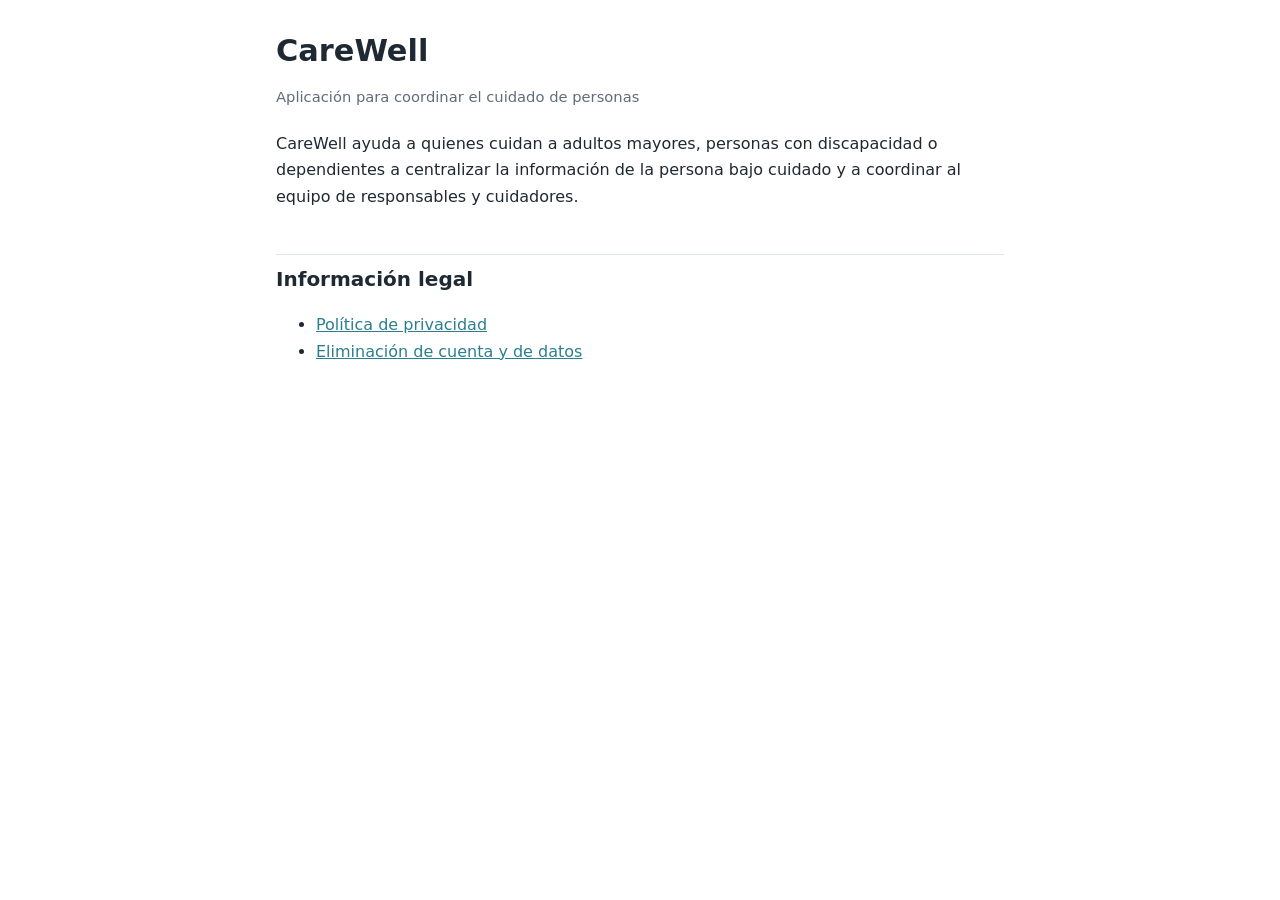
<file: index.html>
<!doctype html>
<html lang="es">
<head>
<meta charset="utf-8">
<meta name="viewport" content="width=device-width, initial-scale=1">
<title>CareWell — Información legal</title>
<meta name="description" content="Política de privacidad y gestión de datos de la aplicación CareWell.">
<link rel="stylesheet" href="style.css">
</head>
<body>
<main>
  <h1>CareWell</h1>
  <p class="meta">Aplicación para coordinar el cuidado de personas</p>
  <p>CareWell ayuda a quienes cuidan a adultos mayores, personas con discapacidad o dependientes a centralizar la información de la persona bajo cuidado y a coordinar al equipo de responsables y cuidadores.</p>
  <h2>Información legal</h2>
  <ul>
    <li><a href="privacidad.html">Política de privacidad</a></li>
    <li><a href="eliminar-cuenta.html">Eliminación de cuenta y de datos</a></li>
  </ul>
</main>
</body>
</html>
</file>
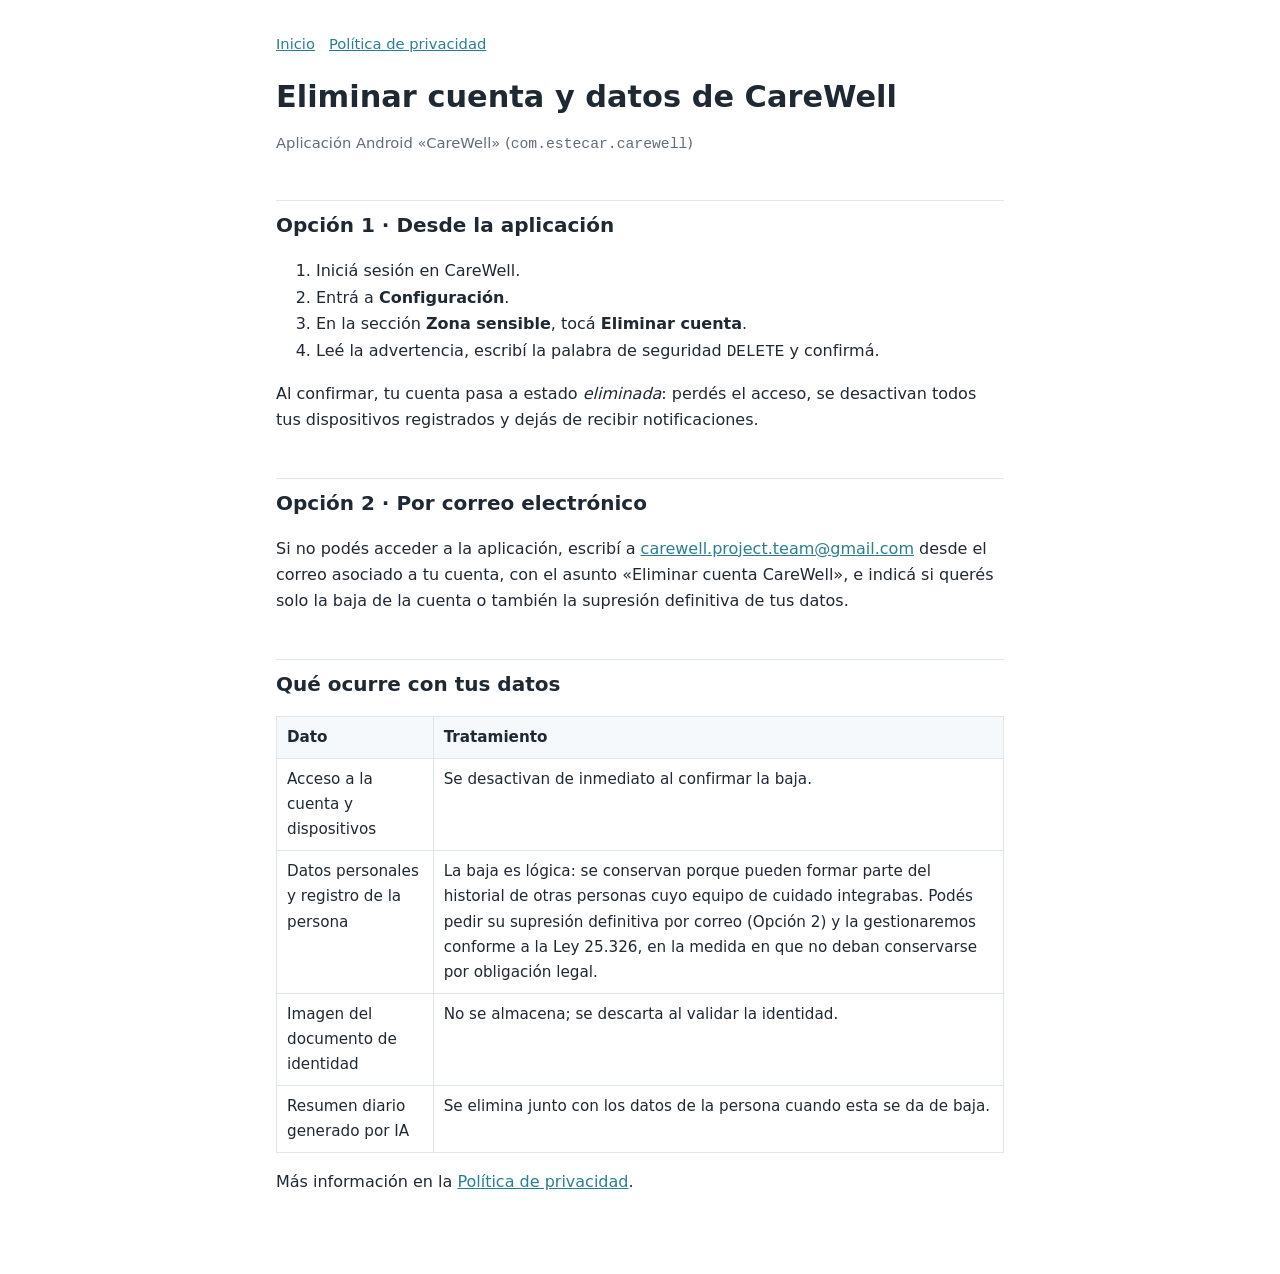
<file: eliminar-cuenta.html>
<!doctype html>
<html lang="es">
<head>
<meta charset="utf-8">
<meta name="viewport" content="width=device-width, initial-scale=1">
<title>Eliminar cuenta y datos — CareWell</title>
<meta name="description" content="Cómo eliminar tu cuenta de CareWell y solicitar la supresión de tus datos personales.">
<link rel="stylesheet" href="style.css">
</head>
<body>
<main>
  <nav class="top"><a href="index.html">Inicio</a><a href="privacidad.html">Política de privacidad</a></nav>

  <h1>Eliminar cuenta y datos de CareWell</h1>
  <p class="meta">Aplicación Android «CareWell» (<code>com.estecar.carewell</code>)</p>

  <h2>Opción 1 · Desde la aplicación</h2>
  <ol>
    <li>Iniciá sesión en CareWell.</li>
    <li>Entrá a <strong>Configuración</strong>.</li>
    <li>En la sección <strong>Zona sensible</strong>, tocá <strong>Eliminar cuenta</strong>.</li>
    <li>Leé la advertencia, escribí la palabra de seguridad <code>DELETE</code> y confirmá.</li>
  </ol>
  <p>Al confirmar, tu cuenta pasa a estado <em>eliminada</em>: perdés el acceso, se desactivan todos tus dispositivos registrados y dejás de recibir notificaciones.</p>

  <h2>Opción 2 · Por correo electrónico</h2>
  <p>Si no podés acceder a la aplicación, escribí a <a href="mailto:carewell.project.team@gmail.com">carewell.project.team@gmail.com</a> desde el correo asociado a tu cuenta, con el asunto «Eliminar cuenta CareWell», e indicá si querés solo la baja de la cuenta o también la supresión definitiva de tus datos.</p>

  <h2>Qué ocurre con tus datos</h2>
  <table>
    <thead><tr><th>Dato</th><th>Tratamiento</th></tr></thead>
    <tbody>
      <tr><td>Acceso a la cuenta y dispositivos</td><td>Se desactivan de inmediato al confirmar la baja.</td></tr>
      <tr><td>Datos personales y registro de la persona</td><td>La baja es lógica: se conservan porque pueden formar parte del historial de otras personas cuyo equipo de cuidado integrabas. Podés pedir su supresión definitiva por correo (Opción 2) y la gestionaremos conforme a la Ley 25.326, en la medida en que no deban conservarse por obligación legal.</td></tr>
      <tr><td>Imagen del documento de identidad</td><td>No se almacena; se descarta al validar la identidad.</td></tr>
      <tr><td>Resumen diario generado por IA</td><td>Se elimina junto con los datos de la persona cuando esta se da de baja.</td></tr>
    </tbody>
  </table>
  <p>Más información en la <a href="privacidad.html">Política de privacidad</a>.</p>
</main>
</body>
</html>
</file>
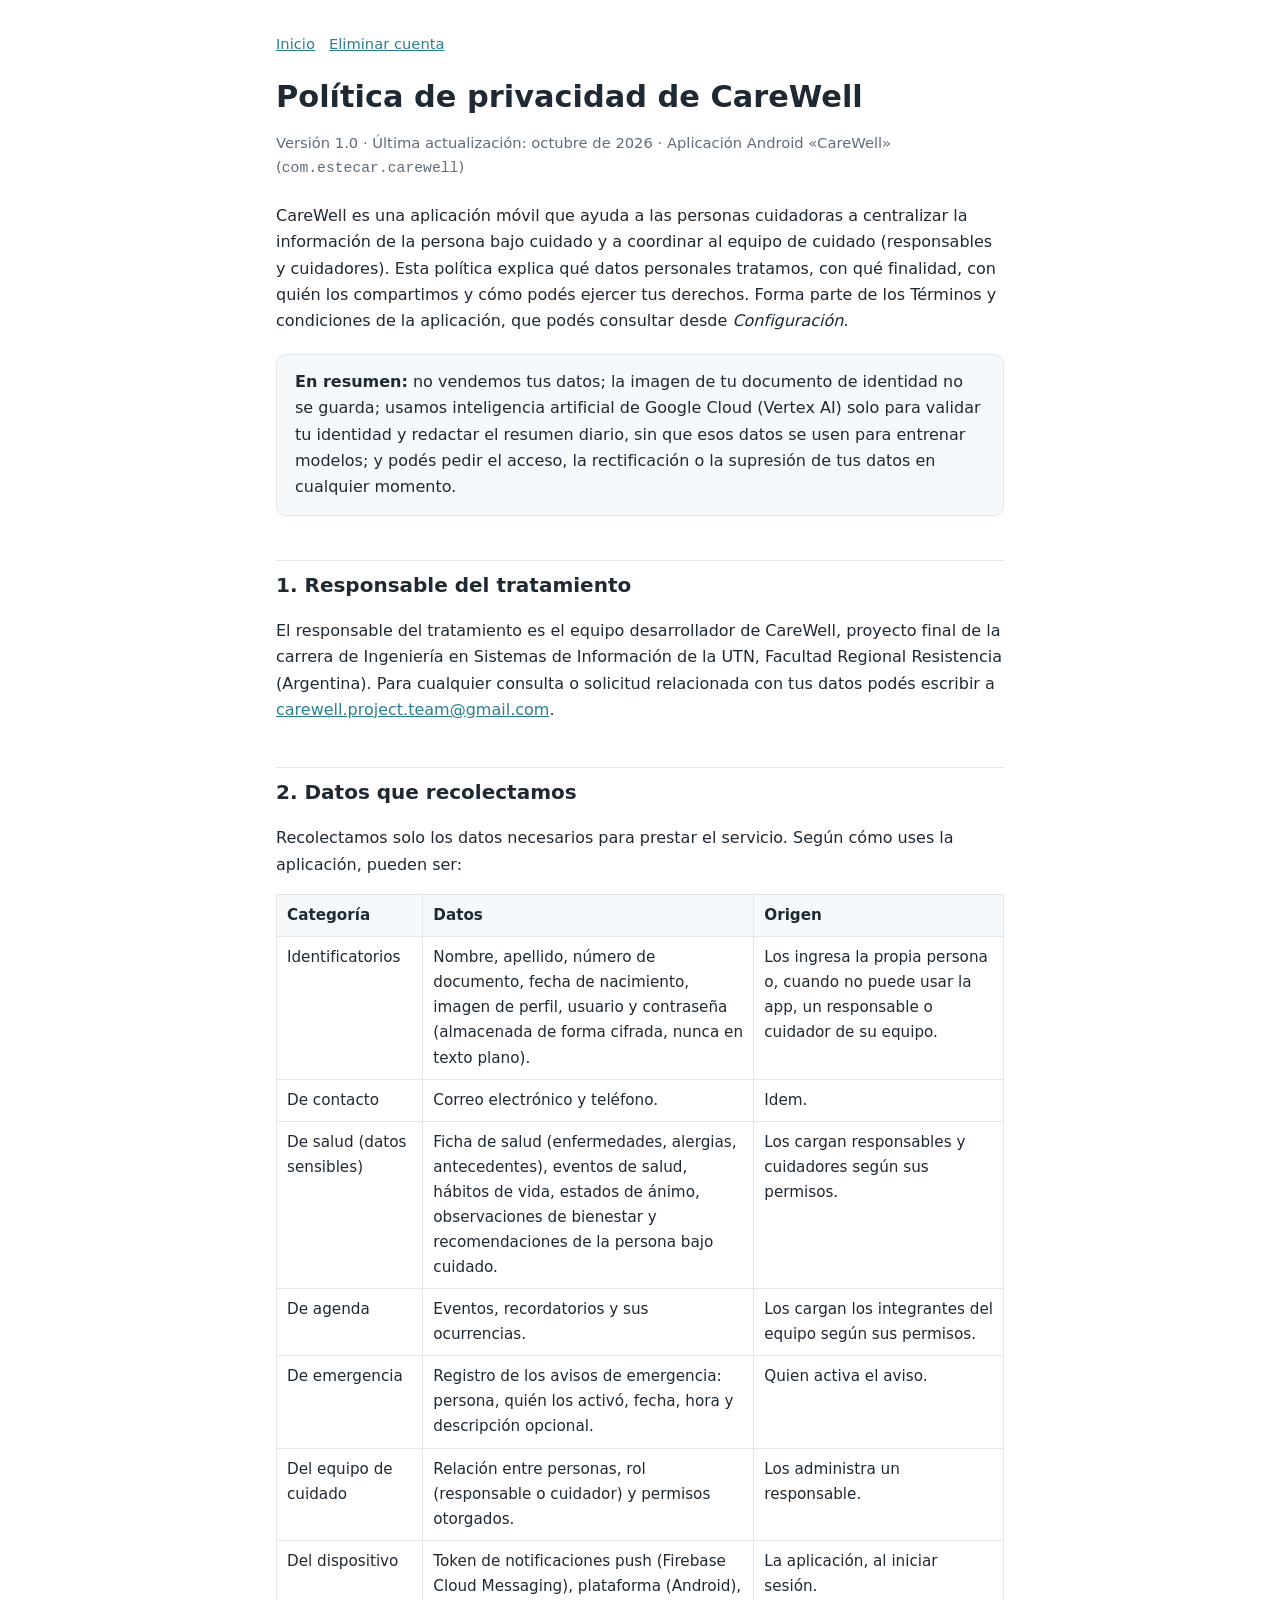
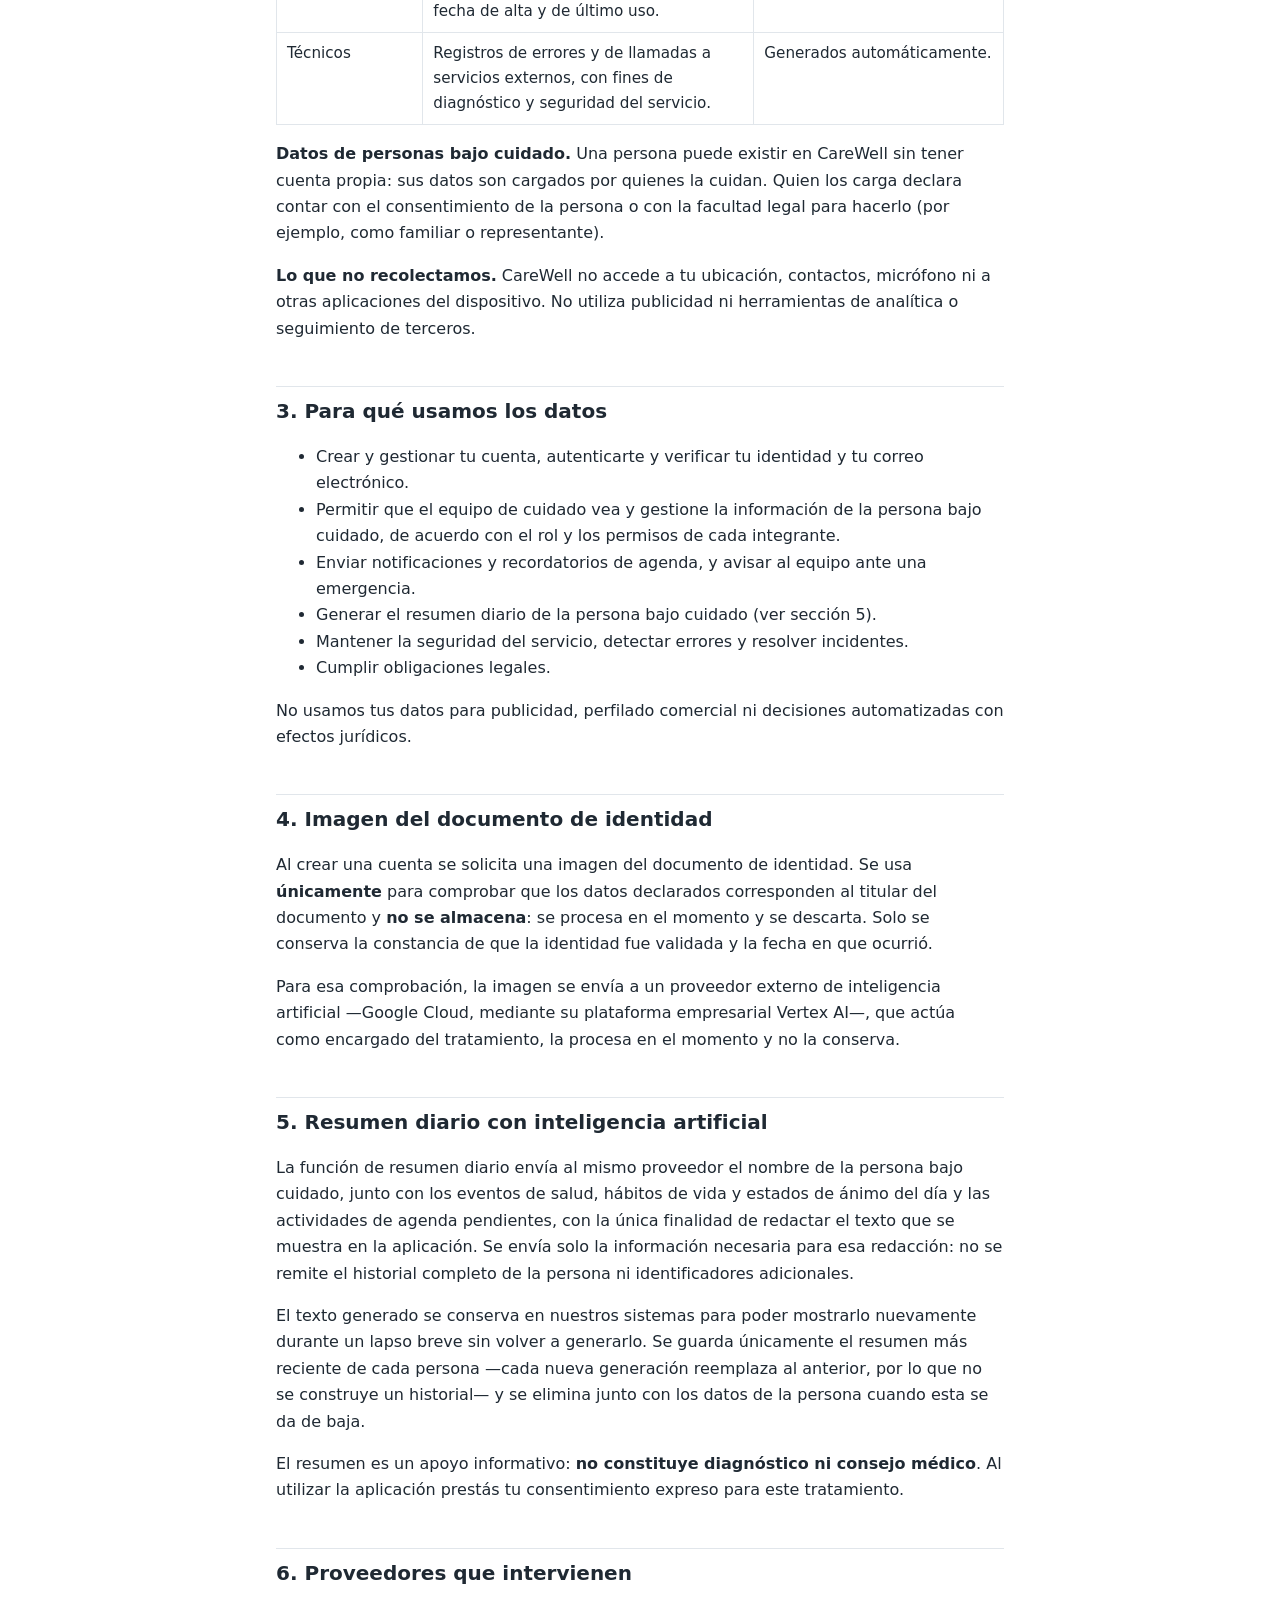
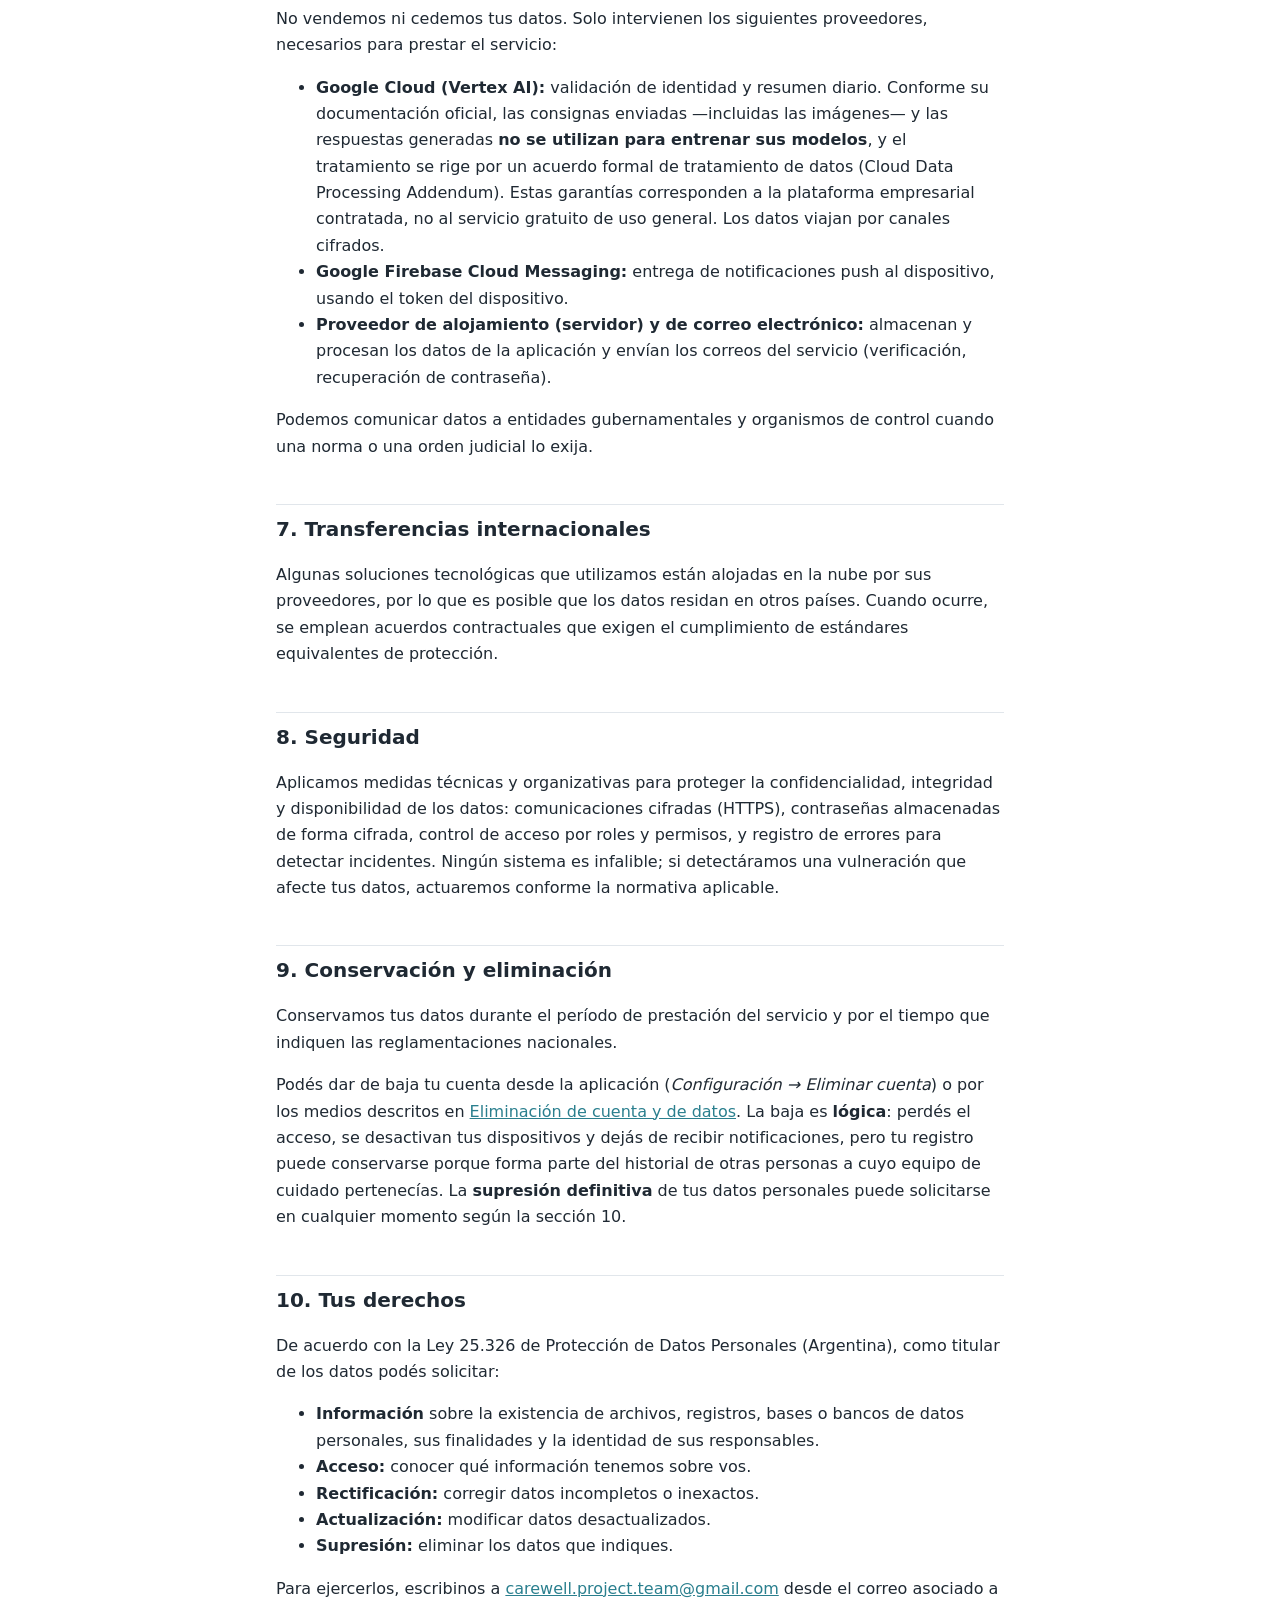
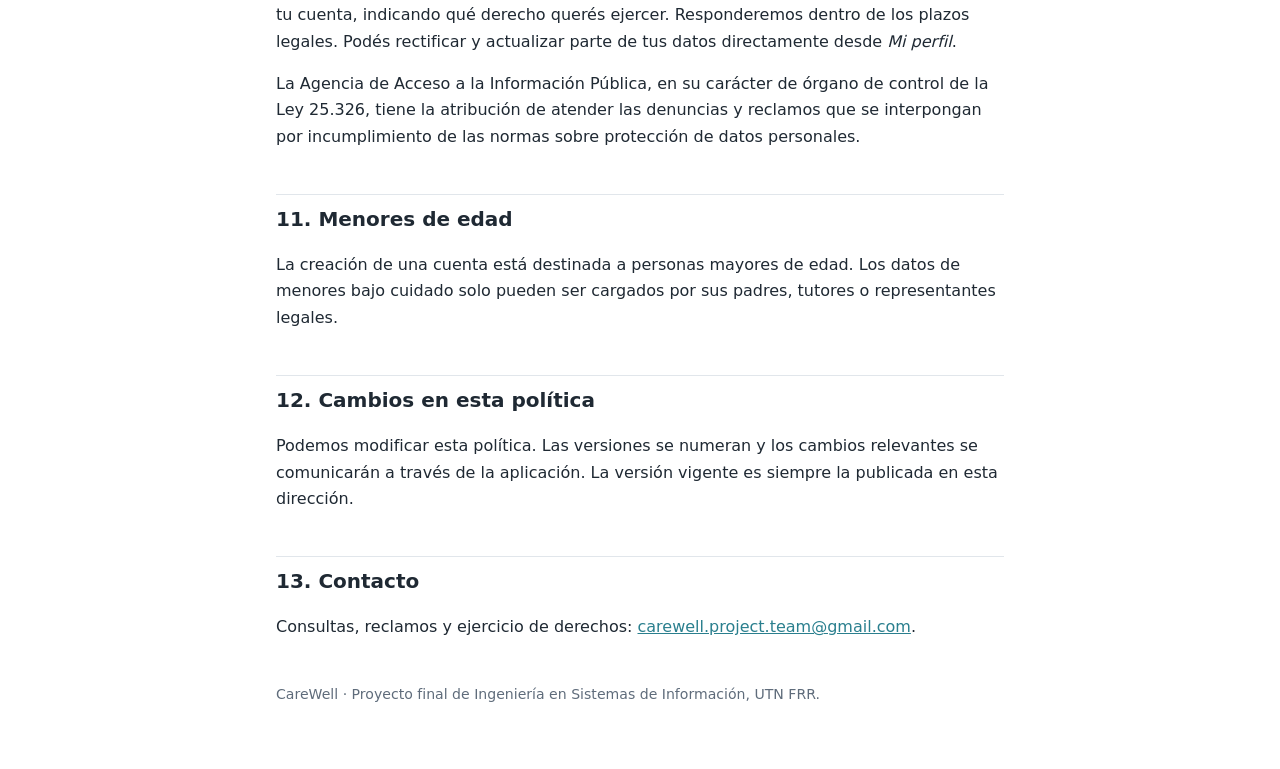
<file: privacidad.html>
<!doctype html>
<html lang="es">
<head>
<meta charset="utf-8">
<meta name="viewport" content="width=device-width, initial-scale=1">
<title>Política de privacidad — CareWell</title>
<meta name="description" content="Política de privacidad de la aplicación CareWell: qué datos recolectamos, para qué los usamos, con quién se comparten y cómo ejercer tus derechos.">
<link rel="stylesheet" href="style.css">
</head>
<body>
<main>
  <nav class="top"><a href="index.html">Inicio</a><a href="eliminar-cuenta.html">Eliminar cuenta</a></nav>

  <h1>Política de privacidad de CareWell</h1>
  <p class="meta">Versión 1.0 · Última actualización: octubre de 2026 · Aplicación Android «CareWell» (<code>com.estecar.carewell</code>)</p>

  <p>CareWell es una aplicación móvil que ayuda a las personas cuidadoras a centralizar la información de la persona bajo cuidado y a coordinar al equipo de cuidado (responsables y cuidadores). Esta política explica qué datos personales tratamos, con qué finalidad, con quién los compartimos y cómo podés ejercer tus derechos. Forma parte de los Términos y condiciones de la aplicación, que podés consultar desde <em>Configuración</em>.</p>

  <div class="card">
    <strong>En resumen:</strong> no vendemos tus datos; la imagen de tu documento de identidad no se guarda; usamos inteligencia artificial de Google Cloud (Vertex AI) solo para validar tu identidad y redactar el resumen diario, sin que esos datos se usen para entrenar modelos; y podés pedir el acceso, la rectificación o la supresión de tus datos en cualquier momento.
  </div>

  <h2>1. Responsable del tratamiento</h2>
  <p>El responsable del tratamiento es el equipo desarrollador de CareWell, proyecto final de la carrera de Ingeniería en Sistemas de Información de la UTN, Facultad Regional Resistencia (Argentina). Para cualquier consulta o solicitud relacionada con tus datos podés escribir a <a href="mailto:carewell.project.team@gmail.com">carewell.project.team@gmail.com</a>.</p>

  <h2>2. Datos que recolectamos</h2>
  <p>Recolectamos solo los datos necesarios para prestar el servicio. Según cómo uses la aplicación, pueden ser:</p>
  <table>
    <thead><tr><th>Categoría</th><th>Datos</th><th>Origen</th></tr></thead>
    <tbody>
      <tr><td>Identificatorios</td><td>Nombre, apellido, número de documento, fecha de nacimiento, imagen de perfil, usuario y contraseña (almacenada de forma cifrada, nunca en texto plano).</td><td>Los ingresa la propia persona o, cuando no puede usar la app, un responsable o cuidador de su equipo.</td></tr>
      <tr><td>De contacto</td><td>Correo electrónico y teléfono.</td><td>Idem.</td></tr>
      <tr><td>De salud (datos sensibles)</td><td>Ficha de salud (enfermedades, alergias, antecedentes), eventos de salud, hábitos de vida, estados de ánimo, observaciones de bienestar y recomendaciones de la persona bajo cuidado.</td><td>Los cargan responsables y cuidadores según sus permisos.</td></tr>
      <tr><td>De agenda</td><td>Eventos, recordatorios y sus ocurrencias.</td><td>Los cargan los integrantes del equipo según sus permisos.</td></tr>
      <tr><td>De emergencia</td><td>Registro de los avisos de emergencia: persona, quién los activó, fecha, hora y descripción opcional.</td><td>Quien activa el aviso.</td></tr>
      <tr><td>Del equipo de cuidado</td><td>Relación entre personas, rol (responsable o cuidador) y permisos otorgados.</td><td>Los administra un responsable.</td></tr>
      <tr><td>Del dispositivo</td><td>Token de notificaciones push (Firebase Cloud Messaging), plataforma (Android), fecha de alta y de último uso.</td><td>La aplicación, al iniciar sesión.</td></tr>
      <tr><td>Técnicos</td><td>Registros de errores y de llamadas a servicios externos, con fines de diagnóstico y seguridad del servicio.</td><td>Generados automáticamente.</td></tr>
    </tbody>
  </table>
  <p><strong>Datos de personas bajo cuidado.</strong> Una persona puede existir en CareWell sin tener cuenta propia: sus datos son cargados por quienes la cuidan. Quien los carga declara contar con el consentimiento de la persona o con la facultad legal para hacerlo (por ejemplo, como familiar o representante).</p>
  <p><strong>Lo que no recolectamos.</strong> CareWell no accede a tu ubicación, contactos, micrófono ni a otras aplicaciones del dispositivo. No utiliza publicidad ni herramientas de analítica o seguimiento de terceros.</p>

  <h2>3. Para qué usamos los datos</h2>
  <ul>
    <li>Crear y gestionar tu cuenta, autenticarte y verificar tu identidad y tu correo electrónico.</li>
    <li>Permitir que el equipo de cuidado vea y gestione la información de la persona bajo cuidado, de acuerdo con el rol y los permisos de cada integrante.</li>
    <li>Enviar notificaciones y recordatorios de agenda, y avisar al equipo ante una emergencia.</li>
    <li>Generar el resumen diario de la persona bajo cuidado (ver sección 5).</li>
    <li>Mantener la seguridad del servicio, detectar errores y resolver incidentes.</li>
    <li>Cumplir obligaciones legales.</li>
  </ul>
  <p>No usamos tus datos para publicidad, perfilado comercial ni decisiones automatizadas con efectos jurídicos.</p>

  <h2>4. Imagen del documento de identidad</h2>
  <p>Al crear una cuenta se solicita una imagen del documento de identidad. Se usa <strong>únicamente</strong> para comprobar que los datos declarados corresponden al titular del documento y <strong>no se almacena</strong>: se procesa en el momento y se descarta. Solo se conserva la constancia de que la identidad fue validada y la fecha en que ocurrió.</p>
  <p>Para esa comprobación, la imagen se envía a un proveedor externo de inteligencia artificial —Google Cloud, mediante su plataforma empresarial Vertex AI—, que actúa como encargado del tratamiento, la procesa en el momento y no la conserva.</p>

  <h2>5. Resumen diario con inteligencia artificial</h2>
  <p>La función de resumen diario envía al mismo proveedor el nombre de la persona bajo cuidado, junto con los eventos de salud, hábitos de vida y estados de ánimo del día y las actividades de agenda pendientes, con la única finalidad de redactar el texto que se muestra en la aplicación. Se envía solo la información necesaria para esa redacción: no se remite el historial completo de la persona ni identificadores adicionales.</p>
  <p>El texto generado se conserva en nuestros sistemas para poder mostrarlo nuevamente durante un lapso breve sin volver a generarlo. Se guarda únicamente el resumen más reciente de cada persona —cada nueva generación reemplaza al anterior, por lo que no se construye un historial— y se elimina junto con los datos de la persona cuando esta se da de baja.</p>
  <p>El resumen es un apoyo informativo: <strong>no constituye diagnóstico ni consejo médico</strong>. Al utilizar la aplicación prestás tu consentimiento expreso para este tratamiento.</p>

  <h2>6. Proveedores que intervienen</h2>
  <p>No vendemos ni cedemos tus datos. Solo intervienen los siguientes proveedores, necesarios para prestar el servicio:</p>
  <ul>
    <li><strong>Google Cloud (Vertex AI):</strong> validación de identidad y resumen diario. Conforme su documentación oficial, las consignas enviadas —incluidas las imágenes— y las respuestas generadas <strong>no se utilizan para entrenar sus modelos</strong>, y el tratamiento se rige por un acuerdo formal de tratamiento de datos (Cloud Data Processing Addendum). Estas garantías corresponden a la plataforma empresarial contratada, no al servicio gratuito de uso general. Los datos viajan por canales cifrados.</li>
    <li><strong>Google Firebase Cloud Messaging:</strong> entrega de notificaciones push al dispositivo, usando el token del dispositivo.</li>
    <li><strong>Proveedor de alojamiento (servidor) y de correo electrónico:</strong> almacenan y procesan los datos de la aplicación y envían los correos del servicio (verificación, recuperación de contraseña).</li>
  </ul>
  <p>Podemos comunicar datos a entidades gubernamentales y organismos de control cuando una norma o una orden judicial lo exija.</p>

  <h2>7. Transferencias internacionales</h2>
  <p>Algunas soluciones tecnológicas que utilizamos están alojadas en la nube por sus proveedores, por lo que es posible que los datos residan en otros países. Cuando ocurre, se emplean acuerdos contractuales que exigen el cumplimiento de estándares equivalentes de protección.</p>

  <h2>8. Seguridad</h2>
  <p>Aplicamos medidas técnicas y organizativas para proteger la confidencialidad, integridad y disponibilidad de los datos: comunicaciones cifradas (HTTPS), contraseñas almacenadas de forma cifrada, control de acceso por roles y permisos, y registro de errores para detectar incidentes. Ningún sistema es infalible; si detectáramos una vulneración que afecte tus datos, actuaremos conforme la normativa aplicable.</p>

  <h2>9. Conservación y eliminación</h2>
  <p>Conservamos tus datos durante el período de prestación del servicio y por el tiempo que indiquen las reglamentaciones nacionales.</p>
  <p>Podés dar de baja tu cuenta desde la aplicación (<em>Configuración → Eliminar cuenta</em>) o por los medios descritos en <a href="eliminar-cuenta.html">Eliminación de cuenta y de datos</a>. La baja es <strong>lógica</strong>: perdés el acceso, se desactivan tus dispositivos y dejás de recibir notificaciones, pero tu registro puede conservarse porque forma parte del historial de otras personas a cuyo equipo de cuidado pertenecías. La <strong>supresión definitiva</strong> de tus datos personales puede solicitarse en cualquier momento según la sección 10.</p>

  <h2>10. Tus derechos</h2>
  <p>De acuerdo con la Ley 25.326 de Protección de Datos Personales (Argentina), como titular de los datos podés solicitar:</p>
  <ul>
    <li><strong>Información</strong> sobre la existencia de archivos, registros, bases o bancos de datos personales, sus finalidades y la identidad de sus responsables.</li>
    <li><strong>Acceso:</strong> conocer qué información tenemos sobre vos.</li>
    <li><strong>Rectificación:</strong> corregir datos incompletos o inexactos.</li>
    <li><strong>Actualización:</strong> modificar datos desactualizados.</li>
    <li><strong>Supresión:</strong> eliminar los datos que indiques.</li>
  </ul>
  <p>Para ejercerlos, escribinos a <a href="mailto:carewell.project.team@gmail.com">carewell.project.team@gmail.com</a> desde el correo asociado a tu cuenta, indicando qué derecho querés ejercer. Responderemos dentro de los plazos legales. Podés rectificar y actualizar parte de tus datos directamente desde <em>Mi perfil</em>.</p>
  <p>La Agencia de Acceso a la Información Pública, en su carácter de órgano de control de la Ley 25.326, tiene la atribución de atender las denuncias y reclamos que se interpongan por incumplimiento de las normas sobre protección de datos personales.</p>

  <h2>11. Menores de edad</h2>
  <p>La creación de una cuenta está destinada a personas mayores de edad. Los datos de menores bajo cuidado solo pueden ser cargados por sus padres, tutores o representantes legales.</p>

  <h2>12. Cambios en esta política</h2>
  <p>Podemos modificar esta política. Las versiones se numeran y los cambios relevantes se comunicarán a través de la aplicación. La versión vigente es siempre la publicada en esta dirección.</p>

  <h2>13. Contacto</h2>
  <p>Consultas, reclamos y ejercicio de derechos: <a href="mailto:carewell.project.team@gmail.com">carewell.project.team@gmail.com</a>.</p>

  <footer>CareWell · Proyecto final de Ingeniería en Sistemas de Información, UTN FRR.</footer>
</main>
</body>
</html>
</file>
<file: style.css>
:root {
  --bg: #ffffff;
  --fg: #1f2933;
  --muted: #5f6c7b;
  --accent: #2a7f8e;
  --border: #e1e6eb;
  --card: #f6f9fb;
}
@media (prefers-color-scheme: dark) {
  :root {
    --bg: #14181c;
    --fg: #e6ebf0;
    --muted: #9aa7b4;
    --accent: #5fc0d0;
    --border: #2b333b;
    --card: #1c2228;
  }
}
* { box-sizing: border-box; }
body {
  margin: 0;
  background: var(--bg);
  color: var(--fg);
  font: 16px/1.65 system-ui, -apple-system, "Segoe UI", Roboto, sans-serif;
}
main { max-width: 760px; margin: 0 auto; padding: 32px 16px 64px; }
h1 { font-size: 1.9rem; line-height: 1.25; margin: 0 0 4px; }
h2 { font-size: 1.25rem; margin: 2.2em 0 .5em; padding-top: .4em; border-top: 1px solid var(--border); }
h3 { font-size: 1.05rem; margin: 1.4em 0 .3em; }
a { color: var(--accent); }
.meta { color: var(--muted); font-size: .92rem; margin-bottom: 1.5em; }
.card { background: var(--card); border: 1px solid var(--border); border-radius: 10px; padding: 14px 18px; margin: 1.2em 0; }
table { border-collapse: collapse; width: 100%; margin: 1em 0; font-size: .95rem; }
th, td { border: 1px solid var(--border); padding: 8px 10px; text-align: left; vertical-align: top; }
th { background: var(--card); }
@media (max-width: 560px) { table { display: block; overflow-x: auto; } }
nav.top { font-size: .92rem; margin-bottom: 1.5em; }
nav.top a { margin-right: 14px; }
footer { margin-top: 3em; color: var(--muted); font-size: .88rem; }
</file>
